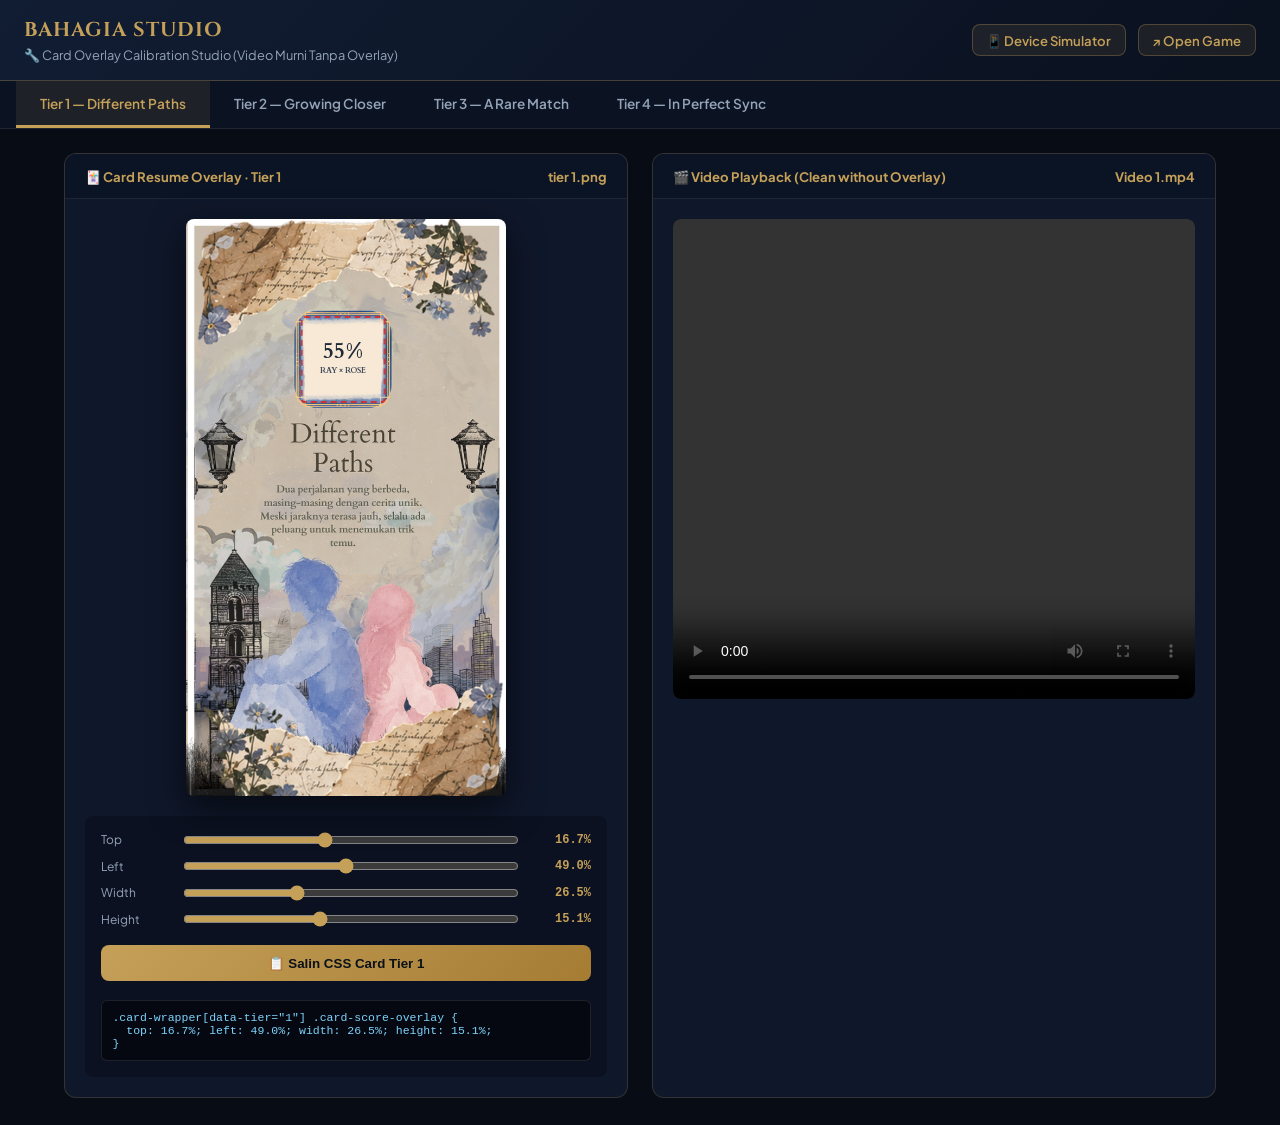
<file: debug.html>
<!DOCTYPE html>
<html lang="id">

<head>
  <meta charset="UTF-8">
  <meta name="viewport" content="width=device-width, initial-scale=1.0">
  <title>🔧 Debug & Calibration Studio – Love Match Card Overlay</title>
  <link rel="preconnect" href="https://fonts.googleapis.com">
  <link rel="preconnect" href="https://fonts.gstatic.com" crossorigin>
  <link
    href="https://fonts.googleapis.com/css2?family=Cardo:wght@400;700&family=Cinzel:wght@600;700&family=Plus+Jakarta+Sans:wght@400;500;600;700&display=swap"
    rel="stylesheet">
  <style>
    :root {
      --bg-dark: #080c14;
      --bg-card: #0f172a;
      --accent-gold: #c5a059;
      --border-gold: rgba(197, 160, 89, 0.3);
      --text-light: #f8fafc;
      --text-muted: #94a3b8;
      --radius-md: 12px;
      --radius-sm: 8px;
    }

    *,
    *::before,
    *::after {
      box-sizing: border-box;
      margin: 0;
      padding: 0;
    }

    body {
      font-family: 'Plus Jakarta Sans', sans-serif;
      background-color: var(--bg-dark);
      color: var(--text-light);
      min-height: 100vh;
      display: flex;
      flex-direction: column;
    }

    .debug-header {
      background: linear-gradient(135deg, #111d33, #0a111f);
      border-bottom: 1px solid var(--border-gold);
      padding: 1rem 1.5rem;
      display: flex;
      align-items: center;
      justify-content: space-between;
      flex-wrap: wrap;
      gap: 1rem;
      box-shadow: 0 4px 20px rgba(0, 0, 0, 0.5);
    }

    .brand-title {
      font-family: 'Cinzel', serif;
      font-size: 1.25rem;
      color: var(--accent-gold);
      letter-spacing: 0.05em;
    }

    .header-links {
      display: flex;
      gap: 0.75rem;
    }

    .nav-link {
      color: var(--accent-gold);
      text-decoration: none;
      font-size: 0.82rem;
      font-weight: 600;
      padding: 0.4rem 0.85rem;
      border: 1px solid var(--border-gold);
      border-radius: var(--radius-sm);
      background: rgba(197, 160, 89, 0.1);
    }

    .tier-tabs {
      display: flex;
      background: #0b1322;
      border-bottom: 1px solid rgba(255, 255, 255, 0.08);
      overflow-x: auto;
      padding: 0 1rem;
    }

    .tab-btn {
      padding: 0.85rem 1.5rem;
      background: none;
      border: none;
      color: var(--text-muted);
      font-family: inherit;
      font-size: 0.85rem;
      font-weight: 600;
      cursor: pointer;
      border-bottom: 3px solid transparent;
      transition: all 0.2s;
    }

    .tab-btn.active {
      color: var(--accent-gold);
      border-bottom-color: var(--accent-gold);
      background: rgba(197, 160, 89, 0.1);
    }

    .tier-panel {
      display: none;
      padding: 1.5rem;
      max-width: 1200px;
      margin: 0 auto;
      width: 100%;
    }

    .tier-panel.active {
      display: grid;
      grid-template-columns: 1fr 1fr;
      gap: 1.5rem;
    }

    @media (max-width: 850px) {
      .tier-panel.active {
        grid-template-columns: 1fr;
      }
    }

    .section-box {
      background: var(--bg-card);
      border: 1px solid rgba(197, 160, 89, 0.2);
      border-radius: var(--radius-md);
      overflow: hidden;
    }

    .section-title {
      background: #0b1424;
      padding: 0.85rem 1.25rem;
      font-size: 0.82rem;
      font-weight: 700;
      color: var(--accent-gold);
      border-bottom: 1px solid rgba(255, 255, 255, 0.08);
      display: flex;
      justify-content: space-between;
    }

    .section-body {
      padding: 1.25rem;
    }

    .card-preview-wrap {
      position: relative;
      width: 100%;
      max-width: 320px;
      margin: 0 auto 1.25rem auto;
      border-radius: var(--radius-sm);
      overflow: hidden;
      box-shadow: 0 12px 35px rgba(0, 0, 0, 0.6);
      aspect-ratio: 590 / 1063;
    }

    .card-preview-wrap img {
      width: 100%;
      height: 100%;
      display: block;
      object-fit: cover;
    }

    .card-overlay-debug {
      position: absolute;
      transform: translateX(-50%);
      text-align: center;
      font-family: 'Cardo', serif;
      color: #1e2836;
      z-index: 10;
      pointer-events: none;
      display: flex;
      flex-direction: column;
      align-items: center;
      justify-content: center;
      border: 2px dashed rgba(220, 38, 38, 0.85);
      background: rgba(255, 255, 255, 0.25);
      border-radius: 4px;
    }

    .card-overlay-score {
      font-weight: 700;
      color: #1e2836;
      line-height: 1;
    }

    .card-overlay-names {
      font-weight: 600;
      margin-top: 0.1rem;
      color: #384454;
      white-space: nowrap;
    }

    .video-preview-container {
      position: relative;
      width: 100%;
      background: #000;
      border-radius: var(--radius-sm);
      overflow: hidden;
      aspect-ratio: 590 / 1063;
      max-height: 480px;
      margin: 0 auto 1.25rem auto;
    }

    .video-preview-container video {
      width: 100%;
      height: 100%;
      object-fit: contain;
      display: block;
    }

    .controls {
      display: flex;
      flex-direction: column;
      gap: 0.65rem;
      background: rgba(0, 0, 0, 0.25);
      padding: 1rem;
      border-radius: var(--radius-sm);
    }

    .control-row {
      display: flex;
      align-items: center;
      gap: 0.75rem;
    }

    .control-row label {
      font-size: 0.75rem;
      color: var(--text-muted);
      width: 70px;
    }

    .control-row input[type="range"] {
      flex: 1;
      accent-color: var(--accent-gold);
    }

    .control-row .val {
      font-size: 0.75rem;
      font-weight: 700;
      color: var(--accent-gold);
      width: 60px;
      text-align: right;
      font-family: monospace;
    }

    .copy-btn {
      width: 100%;
      margin-top: 0.5rem;
      padding: 0.65rem;
      background: linear-gradient(135deg, var(--accent-gold), #a67c33);
      color: #0a1118;
      border: none;
      border-radius: var(--radius-sm);
      font-weight: 700;
      cursor: pointer;
    }

    .css-output {
      margin-top: 0.5rem;
      background: #050810;
      border: 1px solid rgba(255, 255, 255, 0.1);
      border-radius: 6px;
      padding: 0.65rem;
      font-family: monospace;
      font-size: 0.72rem;
      color: #7dd3fc;
      white-space: pre-wrap;
    }

    .vid-btns {
      display: flex;
      gap: 0.5rem;
      margin-bottom: 0.75rem;
    }

    .vid-btn {
      flex: 1;
      padding: 0.5rem;
      background: rgba(255, 255, 255, 0.08);
      border: 1px solid rgba(255, 255, 255, 0.1);
      color: var(--text-light);
      border-radius: var(--radius-sm);
      font-weight: 600;
      cursor: pointer;
    }
  </style>
</head>

<body>

  <header class="debug-header">
    <div>
      <h1 class="brand-title">BAHAGIA STUDIO</h1>
      <span style="font-size: 0.8rem; color: var(--text-muted);">🔧 Card Overlay Calibration Studio (Video Murni Tanpa Overlay)</span>
    </div>
    <div class="header-links">
      <a href="simulasi.html" class="nav-link">📱 Device Simulator</a>
      <a href="love-match/index.html" target="_blank" class="nav-link">↗ Open Game</a>
    </div>
  </header>

  <nav class="tier-tabs">
    <button class="tab-btn active" onclick="switchTab(1)">Tier 1 — Different Paths</button>
    <button class="tab-btn" onclick="switchTab(2)">Tier 2 — Growing Closer</button>
    <button class="tab-btn" onclick="switchTab(3)">Tier 3 — A Rare Match</button>
    <button class="tab-btn" onclick="switchTab(4)">Tier 4 — In Perfect Sync</button>
  </nav>

  <!-- TIER 1 -->
  <div id="panel-1" class="tier-panel active">
    <div class="section-box">
      <div class="section-title">
        <span>🃏 Card Resume Overlay · Tier 1</span>
        <span>tier 1.png</span>
      </div>
      <div class="section-body">
        <div class="card-preview-wrap">
          <img src="love-match/card/tier 1.png" alt="Card Tier 1">
          <div class="card-overlay-debug" id="co-1" style="top:16.7%;left:49.0%;width:26.5%;height:15.1%;">
            <div class="card-overlay-score" style="font-size:1.3em;">55%</div>
            <div class="card-overlay-names" style="font-size:0.5em;">RAY × ROSE</div>
          </div>
        </div>

        <div class="controls">
          <div class="control-row"><label>Top</label><input type="range" min="0" max="40" step="0.1" value="16.7" oninput="updCard(1,'top',this.value)"><span class="val" id="c1-top">16.7%</span></div>
          <div class="control-row"><label>Left</label><input type="range" min="20" max="80" step="0.1" value="49.0" oninput="updCard(1,'left',this.value)"><span class="val" id="c1-left">49.0%</span></div>
          <div class="control-row"><label>Width</label><input type="range" min="10" max="60" step="0.1" value="26.5" oninput="updCard(1,'width',this.value)"><span class="val" id="c1-width">26.5%</span></div>
          <div class="control-row"><label>Height</label><input type="range" min="5" max="30" step="0.1" value="15.1" oninput="updCard(1,'height',this.value)"><span class="val" id="c1-height">15.1%</span></div>
          <button class="copy-btn" onclick="copyCard(1)">📋 Salin CSS Card Tier 1</button>
          <div class="css-output" id="css-c1">.card-wrapper[data-tier="1"] .card-score-overlay {
  top: 16.7%; left: 49.0%; width: 26.5%; height: 15.1%;
}</div>
        </div>
      </div>
    </div>

    <div class="section-box">
      <div class="section-title">
        <span>🎬 Video Playback (Clean without Overlay)</span>
        <span>Video 1.mp4</span>
      </div>
      <div class="section-body">
        <div class="video-preview-container">
          <video id="vid-1" src="love-match/video/tier/Video 1.mp4" playsinline controls></video>
        </div>
      </div>
    </div>
  </div>

  <!-- TIER 2 -->
  <div id="panel-2" class="tier-panel">
    <div class="section-box">
      <div class="section-title">
        <span>🃏 Card Resume Overlay · Tier 2</span>
        <span>tier 2.png</span>
      </div>
      <div class="section-body">
        <div class="card-preview-wrap">
          <img src="love-match/card/tier 2.png" alt="Card Tier 2">
          <div class="card-overlay-debug" id="co-2" style="top:13.4%;left:49.5%;width:24.0%;height:12.7%;">
            <div class="card-overlay-score" style="font-size:1.3em;">68%</div>
            <div class="card-overlay-names" style="font-size:0.5em;">ANDI × MAYA</div>
          </div>
        </div>

        <div class="controls">
          <div class="control-row"><label>Top</label><input type="range" min="0" max="40" step="0.1" value="13.4" oninput="updCard(2,'top',this.value)"><span class="val" id="c2-top">13.4%</span></div>
          <div class="control-row"><label>Left</label><input type="range" min="20" max="80" step="0.1" value="49.5" oninput="updCard(2,'left',this.value)"><span class="val" id="c2-left">49.5%</span></div>
          <div class="control-row"><label>Width</label><input type="range" min="10" max="60" step="0.1" value="24.0" oninput="updCard(2,'width',this.value)"><span class="val" id="c2-width">24.0%</span></div>
          <div class="control-row"><label>Height</label><input type="range" min="5" max="30" step="0.1" value="12.7" oninput="updCard(2,'height',this.value)"><span class="val" id="c2-height">12.7%</span></div>
          <button class="copy-btn" onclick="copyCard(2)">📋 Salin CSS Card Tier 2</button>
          <div class="css-output" id="css-c2">.card-wrapper[data-tier="2"] .card-score-overlay {
  top: 13.4%; left: 49.5%; width: 24.0%; height: 12.7%;
}</div>
        </div>
      </div>
    </div>

    <div class="section-box">
      <div class="section-title">
        <span>🎬 Video Playback (Clean without Overlay)</span>
        <span>Video 2.mp4</span>
      </div>
      <div class="section-body">
        <div class="video-preview-container">
          <video id="vid-2" src="love-match/video/tier/Video 2.mp4" playsinline controls></video>
        </div>
      </div>
    </div>
  </div>

  <!-- TIER 3 -->
  <div id="panel-3" class="tier-panel">
    <div class="section-box">
      <div class="section-title">
        <span>🃏 Card Resume Overlay · Tier 3</span>
        <span>tier 3.png</span>
      </div>
      <div class="section-body">
        <div class="card-preview-wrap">
          <img src="love-match/card/tier 3.png" alt="Card Tier 3">
          <div class="card-overlay-debug" id="co-3" style="top:7.8%;left:63.0%;width:20.5%;height:10.9%;">
            <div class="card-overlay-score" style="font-size:1.3em;">82%</div>
            <div class="card-overlay-names" style="font-size:0.5em;">RAY × ROSE</div>
          </div>
        </div>

        <div class="controls">
          <div class="control-row"><label>Top</label><input type="range" min="0" max="40" step="0.1" value="7.8" oninput="updCard(3,'top',this.value)"><span class="val" id="c3-top">7.8%</span></div>
          <div class="control-row"><label>Left</label><input type="range" min="20" max="80" step="0.1" value="63.0" oninput="updCard(3,'left',this.value)"><span class="val" id="c3-left">63.0%</span></div>
          <div class="control-row"><label>Width</label><input type="range" min="10" max="60" step="0.1" value="20.5" oninput="updCard(3,'width',this.value)"><span class="val" id="c3-width">20.5%</span></div>
          <div class="control-row"><label>Height</label><input type="range" min="5" max="30" step="0.1" value="10.9" oninput="updCard(3,'height',this.value)"><span class="val" id="c3-height">10.9%</span></div>
          <button class="copy-btn" onclick="copyCard(3)">📋 Salin CSS Card Tier 3</button>
          <div class="css-output" id="css-c3">.card-wrapper[data-tier="3"] .card-score-overlay {
  top: 7.8%; left: 63.0%; width: 20.5%; height: 10.9%;
}</div>
        </div>
      </div>
    </div>

    <div class="section-box">
      <div class="section-title">
        <span>🎬 Video Playback (Clean without Overlay)</span>
        <span>Video 3.mp4</span>
      </div>
      <div class="section-body">
        <div class="video-preview-container">
          <video id="vid-3" src="love-match/video/tier/Video 3.mp4" playsinline controls></video>
        </div>
      </div>
    </div>
  </div>

  <!-- TIER 4 -->
  <div id="panel-4" class="tier-panel">
    <div class="section-box">
      <div class="section-title">
        <span>🃏 Card Resume Overlay · Tier 4</span>
        <span>tier 4.png</span>
      </div>
      <div class="section-body">
        <div class="card-preview-wrap">
          <img src="love-match/card/tier 4.png" alt="Card Tier 4">
          <div class="card-overlay-debug" id="co-4" style="top:9.8%;left:50.0%;width:21.0%;height:12.1%;">
            <div class="card-overlay-score" style="font-size:1.3em;">95%</div>
            <div class="card-overlay-names" style="font-size:0.5em;">ILHAM × NABILA</div>
          </div>
        </div>

        <div class="controls">
          <div class="control-row"><label>Top</label><input type="range" min="0" max="40" step="0.1" value="9.8" oninput="updCard(4,'top',this.value)"><span class="val" id="c4-top">9.8%</span></div>
          <div class="control-row"><label>Left</label><input type="range" min="20" max="80" step="0.1" value="50.0" oninput="updCard(4,'left',this.value)"><span class="val" id="c4-left">50.0%</span></div>
          <div class="control-row"><label>Width</label><input type="range" min="10" max="60" step="0.1" value="21.0" oninput="updCard(4,'width',this.value)"><span class="val" id="c4-width">21.0%</span></div>
          <div class="control-row"><label>Height</label><input type="range" min="5" max="30" step="0.1" value="12.1" oninput="updCard(4,'height',this.value)"><span class="val" id="c4-height">12.1%</span></div>
          <button class="copy-btn" onclick="copyCard(4)">📋 Salin CSS Card Tier 4</button>
          <div class="css-output" id="css-c4">.card-wrapper[data-tier="4"] .card-score-overlay {
  top: 9.8%; left: 50.0%; width: 21.0%; height: 12.1%;
}</div>
        </div>
      </div>
    </div>

    <div class="section-box">
      <div class="section-title">
        <span>🎬 Video Playback (Clean without Overlay)</span>
        <span>Video 4.mp4</span>
      </div>
      <div class="section-body">
        <div class="video-preview-container">
          <video id="vid-4" src="love-match/video/tier/Video 4.mp4" playsinline controls></video>
        </div>
      </div>
    </div>
  </div>

  <script>
    function switchTab(n) {
      document.querySelectorAll('.tier-panel').forEach(p => p.classList.remove('active'));
      document.querySelectorAll('.tab-btn').forEach(b => b.classList.remove('active'));
      document.getElementById('panel-' + n).classList.add('active');
      document.querySelectorAll('.tab-btn')[n - 1].classList.add('active');
    }

    const cardState = {
      1: { top: 16.7, left: 49.0, width: 26.5, height: 15.1 },
      2: { top: 13.4, left: 49.5, width: 24.0, height: 12.7 },
      3: { top: 7.8, left: 63.0, width: 20.5, height: 10.9 },
      4: { top: 9.8, left: 50.0, width: 21.0, height: 12.1 }
    };

    function updCard(t, prop, val) {
      val = parseFloat(val);
      cardState[t][prop] = val;
      const el = document.getElementById('co-' + t);
      el.style.top = cardState[t].top + '%';
      el.style.left = cardState[t].left + '%';
      el.style.width = cardState[t].width + '%';
      el.style.height = cardState[t].height + '%';

      document.getElementById('c' + t + '-' + prop).textContent = val.toFixed(1) + '%';
      const s = cardState[t];
      document.getElementById('css-c' + t).textContent =
        `.card-wrapper[data-tier="${t}"] .card-score-overlay {\n  top: ${s.top.toFixed(1)}%; left: ${s.left.toFixed(1)}%; width: ${s.width.toFixed(1)}%; height: ${s.height.toFixed(1)}%;\n}`;
    }

    function copyCard(t) {
      navigator.clipboard.writeText(document.getElementById('css-c' + t).textContent)
        .then(() => {
          const btn = event.target;
          btn.textContent = '✅ Tersalin!';
          setTimeout(() => btn.textContent = '📋 Salin CSS Card Tier ' + t, 1500);
        });
    }
  </script>
</body>

</html>
</file>
